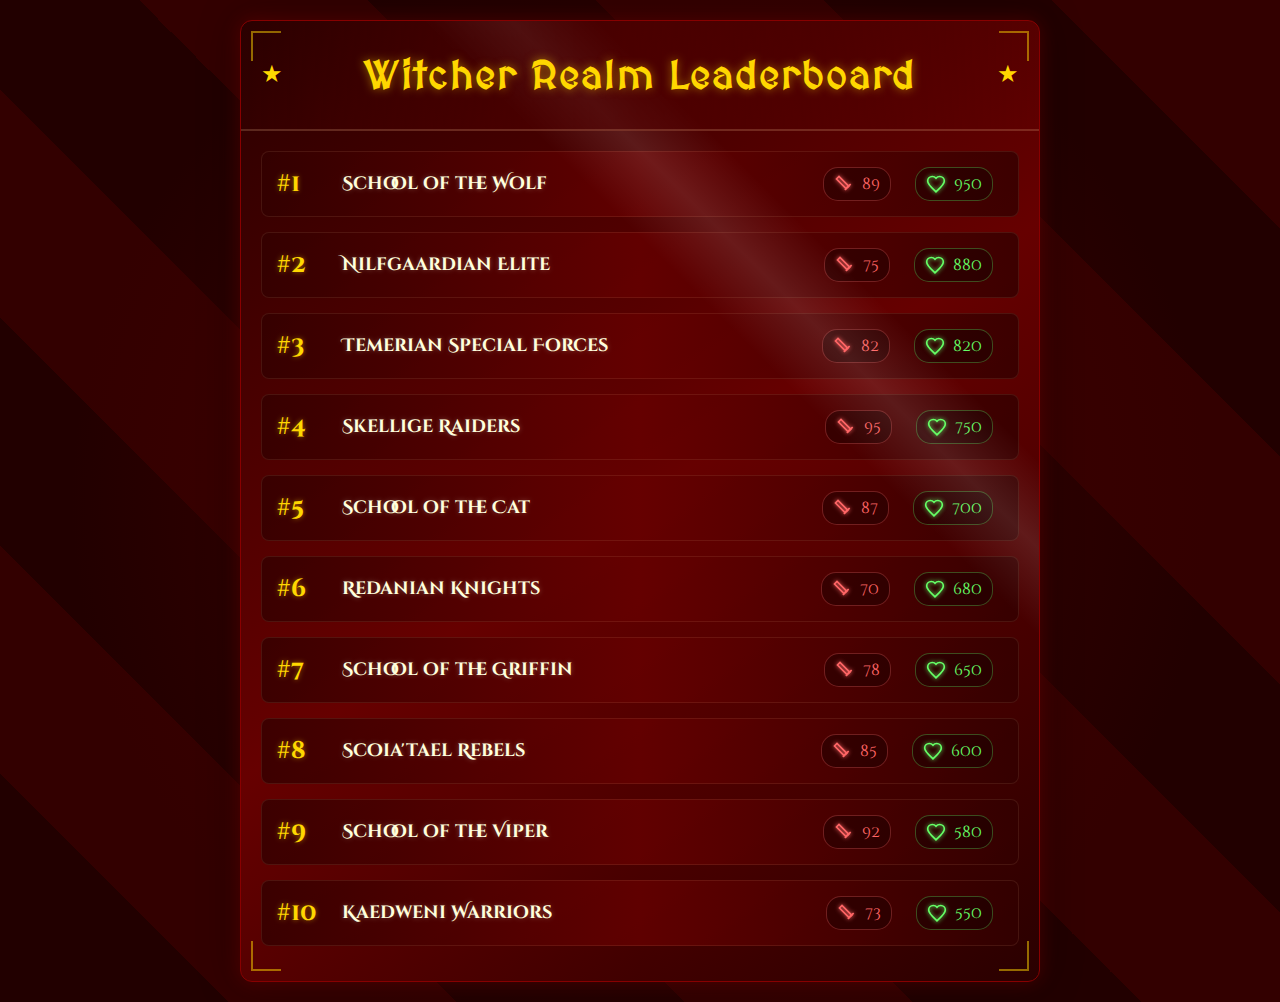
<file: index.html>
<!DOCTYPE html>
<html lang="en">
<head>
    <meta charset="UTF-8">
    <meta name="viewport" content="width=device-width, initial-scale=1.0">
    <title>Witcher Realm Leaderboard</title>
    <style>
        @import url('https://fonts.googleapis.com/css2?family=MedievalSharp&family=Cinzel+Decorative:wght@400;700&display=swap');

        * {
            margin: 0;
            padding: 0;
            box-sizing: border-box;
        }

        body {
            font-family: 'Cinzel Decorative', cursive;
            background-color: #0a0a0a;
            background-image: 
                radial-gradient(circle at center, #400 0%, transparent 70%),
                repeating-linear-gradient(45deg, #200 0%, #200 10%, #300 10%, #300 20%);
            color: #fff;
            min-height: 100vh;
            display: flex;
            justify-content: center;
            align-items: center;
            padding: 20px;
        }

        .card {
            background: linear-gradient(145deg, #2a0000 0%, #600 50%, #2a0000 100%);
            border-radius: 12px;
            width: 100%;
            max-width: 800px;
            box-shadow: 0 0 20px rgba(255, 0, 0, 0.2),
                        0 0 40px rgba(0, 0, 0, 0.4);
            position: relative;
            border: 1px solid #800;
            overflow: hidden;
        }

        .card::before {
            content: '';
            position: absolute;
            top: 0;
            left: 0;
            right: 0;
            bottom: 0;
            background-image: 
                linear-gradient(45deg, transparent 65%, rgba(255,255,255,0.1) 70%, transparent 75%);
            pointer-events: none;
        }

        .card-header {
            padding: 30px 20px;
            border-bottom: 2px solid rgba(255, 200, 150, 0.2);
            background: linear-gradient(to right, transparent, rgba(80, 0, 0, 0.6), transparent);
            position: relative;
        }

        .card-header::before,
        .card-header::after {
            content: '★';
            position: absolute;
            top: 50%;
            transform: translateY(-50%);
            color: #ffd700;
            font-size: 1.5rem;
        }

        .card-header::before { left: 20px; }
        .card-header::after { right: 20px; }

        .card-title {
            font-family: 'MedievalSharp', cursive;
            color: #ffd700;
            font-size: 2.5rem;
            text-align: center;
            text-shadow: 0 0 10px rgba(255, 215, 0, 0.5);
            letter-spacing: 2px;
        }

        .card-content {
            padding: 20px;
        }

        .team-row {
            display: flex;
            align-items: center;
            padding: 15px;
            background: linear-gradient(90deg, rgba(51, 0, 0, 0.8) 0%, rgba(102, 0, 0, 0.8) 50%, rgba(51, 0, 0, 0.8) 100%);
            margin-bottom: 15px;
            border-radius: 8px;
            transition: all 0.3s ease;
            border: 1px solid rgba(255, 200, 150, 0.1);
        }

        .team-row:hover {
            transform: translateX(5px);
            background: linear-gradient(90deg, rgba(102, 0, 0, 0.8) 0%, rgba(153, 0, 0, 0.8) 50%, rgba(102, 0, 0, 0.8) 100%);
            border-color: rgba(255, 200, 150, 0.3);
            box-shadow: -5px 0 15px rgba(255, 0, 0, 0.2);
        }

        .rank {
            width: 50px;
            font-size: 1.5rem;
            font-weight: bold;
            color: #ffd700;
            text-shadow: 0 0 5px rgba(255, 215, 0, 0.5);
        }

        .team-info {
            display: flex;
            align-items: center;
            flex: 1;
        }

        .team-name {
            margin-left: 15px;
            font-size: 1.1rem;
            font-weight: 600;
            color: #ffd;
            text-shadow: 0 0 5px rgba(255, 255, 221, 0.3);
        }

        .team-stats {
            display: flex;
            gap: 24px;
            margin-right: 10px;
        }

        .stat {
            display: flex;
            align-items: center;
            gap: 8px;
            padding: 5px 10px;
            border-radius: 15px;
            background: rgba(0, 0, 0, 0.3);
        }

        .stat-icon {
            width: 20px;
            height: 20px;
            filter: drop-shadow(0 0 2px currentColor);
        }

        .attack { 
            color: #ff6666;
            border: 1px solid rgba(255, 102, 102, 0.3);
        }

        .health { 
            color: #66ff66;
            border: 1px solid rgba(102, 255, 102, 0.3);
        }

        @media (max-width: 600px) {
            .card-title {
                font-size: 1.8rem;
            }

            .team-stats {
                flex-direction: column;
                gap: 8px;
            }

            .team-row {
                flex-wrap: wrap;
            }

            .team-info {
                margin-bottom: 10px;
            }
        }

        /* Decorative corners */
        .corner {
            position: absolute;
            width: 30px;
            height: 30px;
            border: 2px solid #ffd700;
            opacity: 0.5;
        }

        .top-left {
            top: 10px;
            left: 10px;
            border-right: none;
            border-bottom: none;
        }

        .top-right {
            top: 10px;
            right: 10px;
            border-left: none;
            border-bottom: none;
        }

        .bottom-left {
            bottom: 10px;
            left: 10px;
            border-right: none;
            border-top: none;
        }

        .bottom-right {
            bottom: 10px;
            right: 10px;
            border-left: none;
            border-top: none;
        }
    </style>
</head>
<body>
    <div class="card">
        <div class="corner top-left"></div>
        <div class="corner top-right"></div>
        <div class="corner bottom-left"></div>
        <div class="corner bottom-right"></div>
        <div class="card-header">
            <h1 class="card-title">Witcher Realm Leaderboard</h1>
        </div>
        <div class="card-content" id="leaderboard">
            <!-- Teams will be inserted here by JavaScript -->
        </div>
    </div>

    <script>
        const teams = [
            { name: "School of the Wolf", attack: 89, health: 950 },
            { name: "Nilfgaardian Elite", attack: 75, health: 880 },
            { name: "Temerian Special Forces", attack: 82, health: 820 },
            { name: "Skellige Raiders", attack: 95, health: 750 },
            { name: "School of the Cat", attack: 87, health: 700 },
            { name: "Redanian Knights", attack: 70, health: 680 },
            { name: "School of the Griffin", attack: 78, health: 650 },
            { name: "Scoia'tael Rebels", attack: 85, health: 600 },
            { name: "School of the Viper", attack: 92, health: 580 },
            { name: "Kaedweni Warriors", attack: 73, health: 550 }
        ].sort((a, b) => b.health - a.health);

        function createTeamRow(team, index) {
            return `
                <div class="team-row">
                    <div class="rank">#${index + 1}</div>
                    <div class="team-info">
                        <span class="team-name">${team.name}</span>
                    </div>
                    <div class="team-stats">
                        <div class="stat attack">
                            <svg class="stat-icon" viewBox="0 0 24 24" fill="none" stroke="currentColor" stroke-width="2">
                                <path d="M14.5 17.5L3 6l3-3 11.5 11.5-3 3z"/>
                                <path d="M13 19l6-6"/>
                                <path d="M16 16l4-4"/>
                            </svg>
                            <span>${team.attack}</span>
                        </div>
                        <div class="stat health">
                            <svg class="stat-icon" viewBox="0 0 24 24" fill="none" stroke="currentColor" stroke-width="2">
                                <path d="M12 21.35l-1.45-1.32C5.4 15.36 2 12.28 2 8.5 2 5.42 4.42 3 7.5 3c1.74 0 3.41.81 4.5 2.09C13.09 3.81 14.76 3 16.5 3 19.58 3 22 5.42 22 8.5c0 3.78-3.4 6.86-8.55 11.54L12 21.35z"/>
                            </svg>
                            <span>${team.health}</span>
                        </div>
                    </div>
                </div>
            `;
        }

        function renderLeaderboard() {
            const leaderboardElement = document.getElementById('leaderboard');
            leaderboardElement.innerHTML = teams.map((team, index) => 
                createTeamRow(team, index)
            ).join('');
        }

        // Initial render
        renderLeaderboard();
    </script>
</body>
</html>
</file>
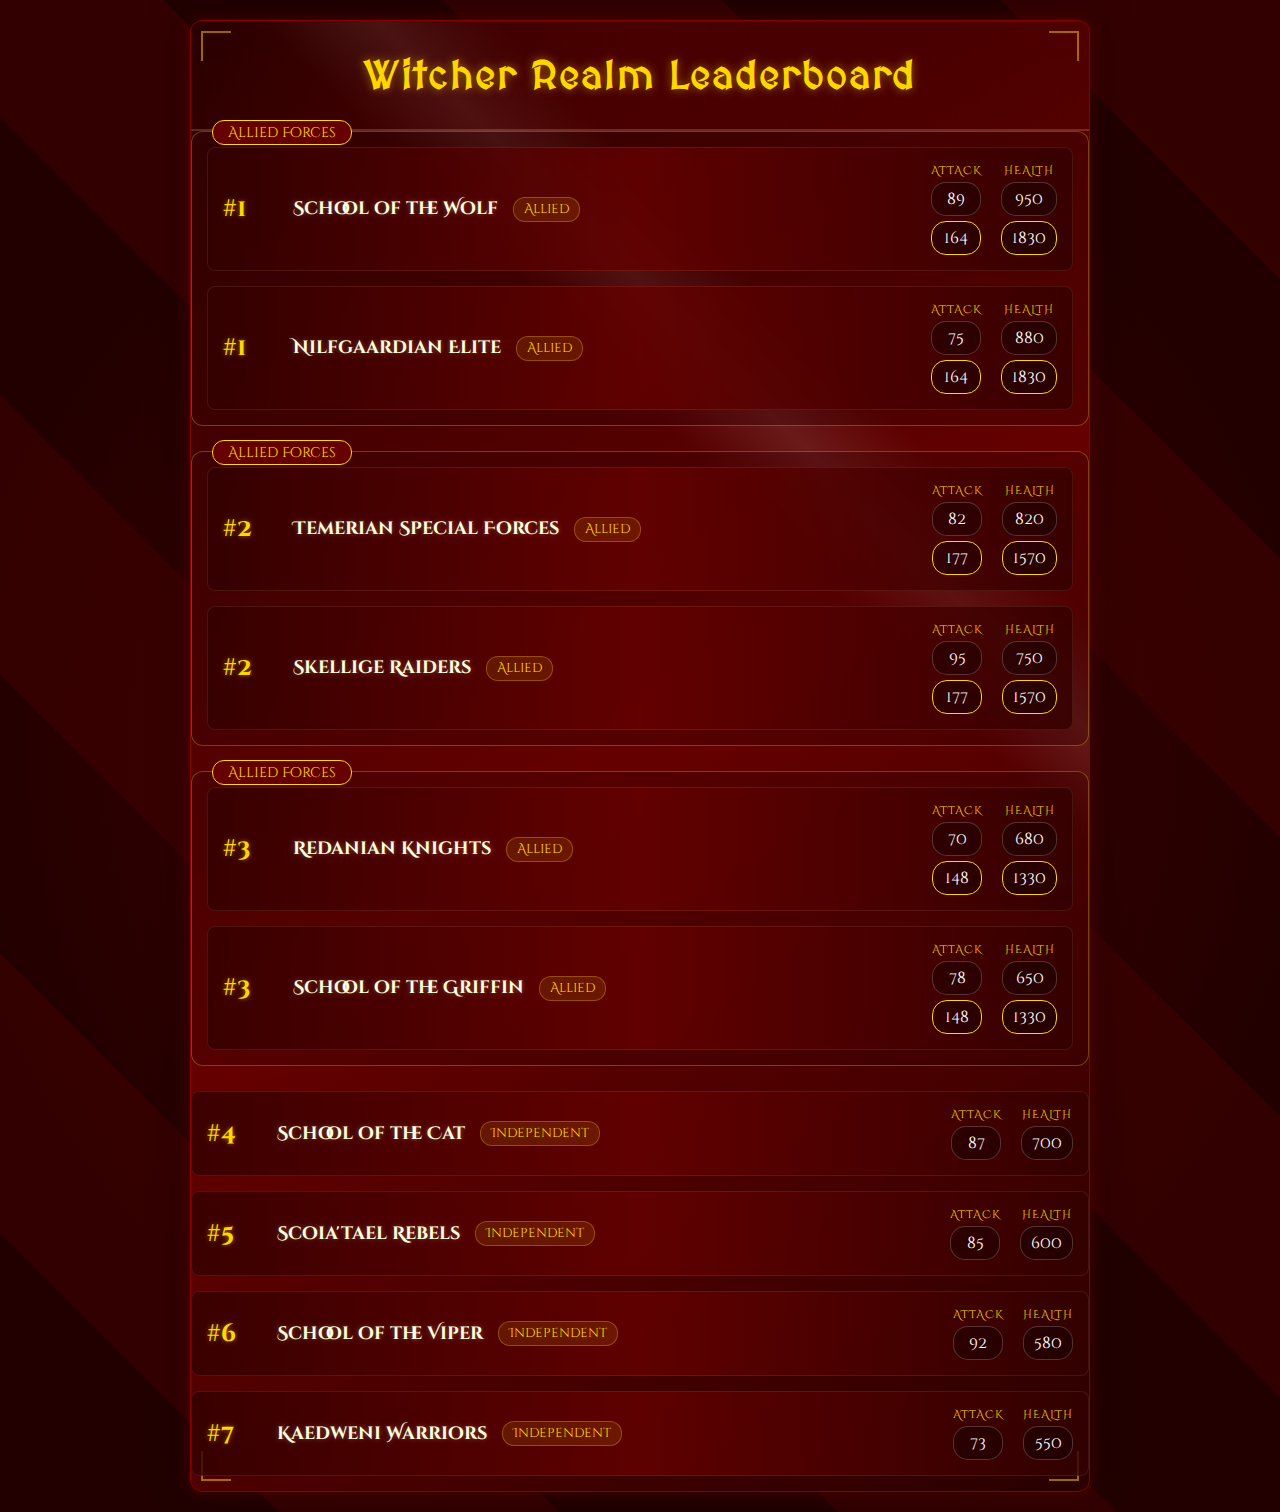
<file: ali.html>
<!DOCTYPE html>
<html lang="en">
<head>
    <meta charset="UTF-8">
    <meta name="viewport" content="width=device-width, initial-scale=1.0">
    <title>Witcher Realm Leaderboard</title>
    <style>
        /* Previous styles remain the same until team-row */
        @import url('https://fonts.googleapis.com/css2?family=MedievalSharp&family=Cinzel+Decorative:wght@400;700&display=swap');

        * {
            margin: 0;
            padding: 0;
            box-sizing: border-box;
        }

        body {
            font-family: 'Cinzel Decorative', cursive;
            background-color: #0a0a0a;
            background-image: 
                radial-gradient(circle at center, #400 0%, transparent 70%),
                repeating-linear-gradient(45deg, #200 0%, #200 10%, #300 10%, #300 20%);
            color: #fff;
            min-height: 100vh;
            display: flex;
            justify-content: center;
            align-items: center;
            padding: 20px;
        }

        .card {
            background: linear-gradient(145deg, #2a0000 0%, #600 50%, #2a0000 100%);
            border-radius: 12px;
            width: 100%;
            max-width: 900px;
            box-shadow: 0 0 20px rgba(255, 0, 0, 0.2),
                        0 0 40px rgba(0, 0, 0, 0.4);
            position: relative;
            border: 1px solid #800;
            overflow: hidden;
        }

        .card::before {
            content: '';
            position: absolute;
            top: 0;
            left: 0;
            right: 0;
            bottom: 0;
            background-image: 
                linear-gradient(45deg, transparent 65%, rgba(255,255,255,0.1) 70%, transparent 75%);
            pointer-events: none;
        }

        .card-header {
            padding: 30px 20px;
            border-bottom: 2px solid rgba(255, 200, 150, 0.2);
            background: linear-gradient(to right, transparent, rgba(80, 0, 0, 0.6), transparent);
            position: relative;
        }

        .card-title {
            font-family: 'MedievalSharp', cursive;
            color: #ffd700;
            font-size: 2.5rem;
            text-align: center;
            text-shadow: 0 0 10px rgba(255, 215, 0, 0.5);
            letter-spacing: 2px;
        }

        /* New alliance group styles */
        .alliance-group {
            margin-bottom: 25px;
            position: relative;
            border: 1px solid rgba(255, 215, 0, 0.3);
            border-radius: 12px;
            padding: 15px;
            background: rgba(51, 0, 0, 0.3);
        }

        .alliance-group::before {
            content: 'Allied Forces';
            position: absolute;
            top: -12px;
            left: 20px;
            background: #600;
            padding: 2px 15px;
            border-radius: 12px;
            font-size: 0.9rem;
            color: #ffd700;
            border: 1px solid #ffd700;
        }
        .team-row {
            display: grid;
            grid-template-columns: 60px minmax(200px, 2fr) repeat(2, 180px);
            gap: 20px;
            align-items: center;
            padding: 15px;
            background: linear-gradient(90deg, rgba(51, 0, 0, 0.8) 0%, rgba(102, 0, 0, 0.8) 50%, rgba(51, 0, 0, 0.8) 100%);
            margin-bottom: 15px;
            border-radius: 8px;
            transition: all 0.3s ease;
            border: 1px solid rgba(255, 200, 150, 0.1);
        }

        .team-info {
            display: flex;
            align-items: center;
            gap: 15px;
        }

        .team-stats {
            display: contents;
        }

        .stat {
            display: flex;
            align-items: center;
            gap: 8px;
            padding: 5px 10px;
            border-radius: 15px;
            background: rgba(0, 0, 0, 0.3);
            justify-content: center;
        }

        @media (max-width: 768px) {
            .team-row {
                grid-template-columns: 50px 1fr;
                gap: 10px;
            }

            .team-stats {
                grid-column: 1 / -1;
                display: flex;
                justify-content: space-around;
            }
        }

        .team-row {
            display: flex;
            align-items: center;
            padding: 15px;
            background: linear-gradient(90deg, rgba(51, 0, 0, 0.8) 0%, rgba(102, 0, 0, 0.8) 50%, rgba(51, 0, 0, 0.8) 100%);
            margin-bottom: 15px;
            border-radius: 8px;
            transition: all 0.3s ease;
            border: 1px solid rgba(255, 200, 150, 0.1);
            position: relative;
        }

        .alliance-group .team-row:last-child {
            margin-bottom: 0;
        }

        .team-row:hover {
            transform: translateX(5px);
            background: linear-gradient(90deg, rgba(102, 0, 0, 0.8) 0%, rgba(153, 0, 0, 0.8) 50%, rgba(102, 0, 0, 0.8) 100%);
            border-color: rgba(255, 200, 150, 0.3);
            box-shadow: -5px 0 15px rgba(255, 0, 0, 0.2);
        }

        .rank {
            width: 50px;
            font-size: 1.5rem;
            font-weight: bold;
            color: #ffd700;
            text-shadow: 0 0 5px rgba(255, 215, 0, 0.5);
        }

        .team-info {
            display: flex;
            align-items: center;
            flex: 1;
            gap: 15px;
        }

        .team-name {
            font-size: 1.1rem;
            font-weight: 600;
            color: #ffd;
            text-shadow: 0 0 5px rgba(255, 255, 221, 0.3);
        }
        .stats-container {
            display: flex;
            flex-direction: column;
            gap: 8px;
        }
        .stats-label {
            font-size: 0.7rem;
            color: #ffd700;
            text-transform: uppercase;
            letter-spacing: 1px;
            text-align: center;
            margin-bottom: -4px;
        }
        .alliance-stat {
            border: 1px solid #ffd700;
            background: rgba(255, 215, 0, 0.1);
        }

        .alliance-status {
            padding: 3px 10px;
            border-radius: 12px;
            font-size: 0.8rem;
            background: rgba(255, 215, 0, 0.1);
            border: 1px solid rgba(255, 215, 0, 0.3);
            color: #ffd700;
        }

        .team-stats {
            display: flex;
            gap: 24px;
            margin-right: 10px;
        }

        .stat {
            display: flex;
            align-items: center;
            gap: 8px;
            padding: 5px 10px;
            border-radius: 15px;
            background: rgba(0, 0, 0, 0.3);
            justify-content: center;
        }

        .stat-icon {
            width: 20px;
            height: 20px;
            filter: drop-shadow(0 0 2px currentColor);
        }
        .individual-stat {
            border: 1px solid rgba(255, 255, 255, 0.2);
        }
        .stats-group {
            display: flex;
            flex-direction: column;
            gap: 5px;
        }
        .attack { 
            color: #ff6666;
            border: 1px solid rgba(255, 102, 102, 0.3);
        }

        .health { 
            color: #66ff66;
            border: 1px solid rgba(102, 255, 102, 0.3);
        }

        /* Decorative elements */
        .corner {
            position: absolute;
            width: 30px;
            height: 30px;
            border: 2px solid #ffd700;
            opacity: 0.5;
        }

        .top-left {
            top: 10px;
            left: 10px;
            border-right: none;
            border-bottom: none;
        }

        .top-right {
            top: 10px;
            right: 10px;
            border-left: none;
            border-bottom: none;
        }

        .bottom-left {
            bottom: 10px;
            left: 10px;
            border-right: none;
            border-top: none;
        }

        .bottom-right {
            bottom: 10px;
            right: 10px;
            border-left: none;
            border-top: none;
        }
        
        @media (max-width: 900px) {
            .team-row {
                grid-template-columns: 50px 1fr;
                gap: 10px;
            }

            .stats-container {
                grid-column: 1 / -1;
                display: grid;
                grid-template-columns: repeat(2, 1fr);
                gap: 15px;
                margin-top: 10px;
            }
        }
        @media (max-width: 768px) {
            .card-title {
                font-size: 1.8rem;
            }

            .team-stats {
                flex-direction: column;
                gap: 8px;
            }

            .team-row {
                flex-wrap: wrap;
            }

            .team-info {
                margin-bottom: 10px;
                flex-wrap: wrap;
            }
        }
    </style>
</head>
<body>
    <div class="card">
        <div class="corner top-left"></div>
        <div class="corner top-right"></div>
        <div class="corner bottom-left"></div>
        <div class="corner bottom-right"></div>
        <div class="card-header">
            <h1 class="card-title">Witcher Realm Leaderboard</h1>
        </div>
        <div class="card-content" id="leaderboard">
            <!-- Teams will be inserted here by JavaScript -->
        </div>
    </div>

    <script>
    const teams = [
        { name: "School of the Wolf", attack: 89, health: 950, allianceId: 1 },
        { name: "Nilfgaardian Elite", attack: 75, health: 880, allianceId: 1 },
        { name: "Temerian Special Forces", attack: 82, health: 820, allianceId: 2 },
        { name: "Skellige Raiders", attack: 95, health: 750, allianceId: 2 },
        { name: "School of the Cat", attack: 87, health: 700, allianceId: null },
        { name: "Redanian Knights", attack: 70, health: 680, allianceId: 3 },
        { name: "School of the Griffin", attack: 78, health: 650, allianceId: 3 },
        { name: "Scoia'tael Rebels", attack: 85, health: 600, allianceId: null },
        { name: "School of the Viper", attack: 92, health: 580, allianceId: null },
        { name: "Kaedweni Warriors", attack: 73, health: 550, allianceId: null }
    ];

    function calculateAllianceStats(teams, allianceId) {
        const alliedTeams = teams.filter(t => t.allianceId === allianceId);
        return {
            totalHealth: alliedTeams.reduce((sum, t) => sum + t.health, 0),
            totalAttack: alliedTeams.reduce((sum, t) => sum + t.attack, 0),
            teams: alliedTeams
        };
    }

    function createTeamRow(team, index, allianceStats = null) {
        const displayHealth = allianceStats ? allianceStats.totalHealth : team.health;
        const displayAttack = allianceStats ? allianceStats.totalAttack : team.attack;

        return `
            <div class="team-row">
                <div class="rank">#${index}</div>
                <div class="team-info">
                    <span class="team-name">${team.name}</span>
                    <span class="alliance-status">
                        ${team.allianceId ? 'Allied' : 'Independent'}
                    </span>
                </div>
                <div class="stats-container">
                    <div class="stats-label">Attack</div>
                    <div class="stats-group">
                        <div class="stat individual-stat">${team.attack}</div>
                        ${team.allianceId ? `<div class="stat alliance-stat">${displayAttack}</div>` : ''}
                    </div>
                </div>
                <div class="stats-container">
                    <div class="stats-label">Health</div>
                    <div class="stats-group">
                        <div class="stat individual-stat">${team.health}</div>
                        ${team.allianceId ? `<div class="stat alliance-stat">${displayHealth}</div>` : ''}
                    </div>
                </div>
            </div>
        `;
    }

    function renderLeaderboard() {
        const leaderboardElement = document.getElementById('leaderboard');
        let html = '';
        let currentIndex = 1;

        // Get unique alliance IDs
        const alliances = [...new Set(teams.filter(t => t.allianceId !== null).map(t => t.allianceId))];
        
        // Calculate and sort alliances by total health
        const sortedAlliances = alliances
            .map(id => ({
                id,
                ...calculateAllianceStats(teams, id)
            }))
            .sort((a, b) => b.totalHealth - a.totalHealth);

        // Independent teams
        const independentTeams = teams
            .filter(t => t.allianceId === null)
            .sort((a, b) => b.health - a.health);

        // Combine and sort all entries
        const allEntries = [
            ...sortedAlliances.map(alliance => ({
                type: 'alliance',
                health: alliance.totalHealth,
                data: alliance
            })),
            ...independentTeams.map(team => ({
                type: 'independent',
                health: team.health,
                data: team
            }))
        ].sort((a, b) => b.health - a.health);

        // Render all entries in order
        allEntries.forEach(entry => {
            if (entry.type === 'alliance') {
                html += '<div class="alliance-group">';
                entry.data.teams.forEach(team => {
                    html += createTeamRow(team, currentIndex, entry.data);
                });
                html += '</div>';
                currentIndex++;
            } else {
                html += createTeamRow(entry.data, currentIndex);
                currentIndex++;
            }
        });

        leaderboardElement.innerHTML = html;
    }

    renderLeaderboard();
</script>
</body>
</html>
</file>
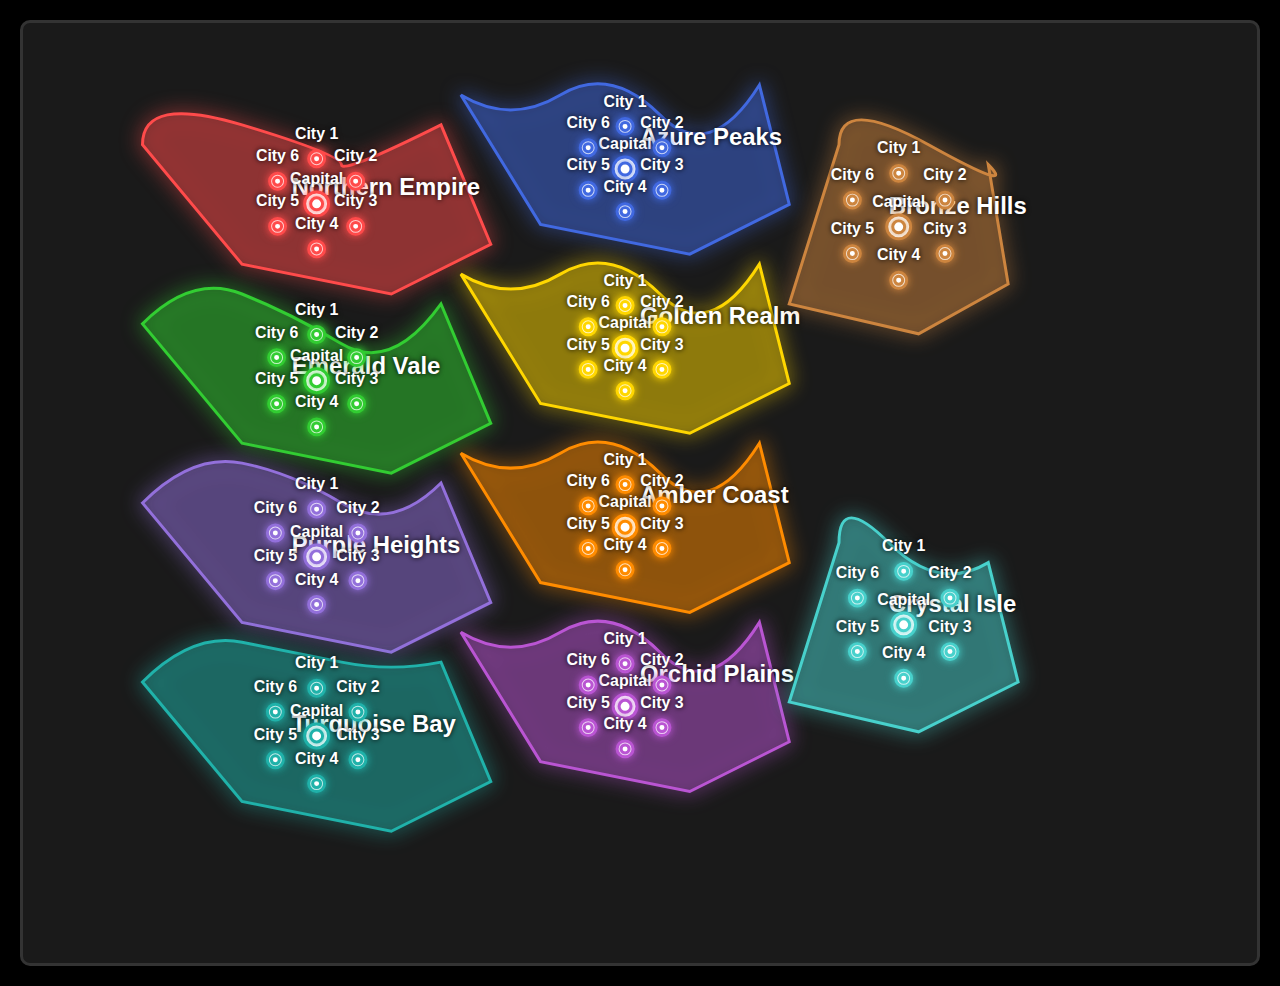
<file: map.html>
<!DOCTYPE html>
<html>
<head>
    <style>
        body {
            margin: 0;
            padding: 20px;
            background: #000;
            display: flex;
            justify-content: center;
            align-items: center;
            min-height: 100vh;
            font-family: 'Arial', sans-serif;
        }
        .map-container {
            width: 1200px;
            height: 900px;
            background: #1a1a1a;
            border: 3px solid #333;
            border-radius: 10px;
            box-shadow: 0 0 50px rgba(0, 0, 0, 0.5);
            padding: 20px;
        }
        .kingdom {
            fill: currentColor;
            fill-opacity: 0.3;
            stroke: currentColor;
            stroke-width: 3;
            transition: all 0.3s;
            filter: drop-shadow(0 0 10px currentColor);
        }
        .kingdom:hover {
            fill-opacity: 0.4;
            filter: drop-shadow(0 0 15px currentColor);
        }
        .city {
            cursor: pointer;
            transition: all 0.5s ease-out;
        }
        .city circle {
            fill: #fff;
            stroke: currentColor;
            stroke-width: 3;
            filter: drop-shadow(0 0 5px currentColor);
        }
        .city-center {
            fill: currentColor;
        }
        .city text {
            font-size: 16px;
            fill: #fff;
            text-anchor: middle;
            font-weight: bold;
            pointer-events: none;
            text-shadow: 0 0 5px #000;
        }
        .city:hover circle {
            transform: scale(1.3);
            filter: drop-shadow(0 0 10px currentColor);
        }
        .removing {
            opacity: 0;
            transform: scale(0);
        }
        .kingdom-name {
            font-size: 24px;
            fill: #fff;
            font-weight: bold;
            text-shadow: 0 0 5px #000;
        }
    </style>
</head>
<body>
    <div class="map-container">
        <svg width="100%" height="100%" viewBox="0 0 1200 900">
            <!-- Kingdoms with distinct colors -->
            <g id="kingdoms">
                <g style="color: #FF4B4B">
                    <path class="kingdom" d="M100,100 Q100,50 200,80 T300,120 T400,80 L450,200 L350,250 L200,220 Z"/>
                    <text x="250" y="150" class="kingdom-name">Northern Empire</text>
                </g>
                <g style="color: #4169E1">
                    <path class="kingdom" d="M420,50 Q470,80 520,50 T620,70 T720,40 L750,160 L650,210 L500,180 Z"/>
                    <text x="600" y="100" class="kingdom-name">Azure Peaks</text>
                </g>
                <g style="color: #32CD32">
                    <path class="kingdom" d="M100,280 Q150,230 200,250 T300,300 T400,260 L450,380 L350,430 L200,400 Z"/>
                    <text x="250" y="330" class="kingdom-name">Emerald Vale</text>
                </g>
                <g style="color: #FFD700">
                    <path class="kingdom" d="M420,230 Q470,260 520,230 T620,250 T720,220 L750,340 L650,390 L500,360 Z"/>
                    <text x="600" y="280" class="kingdom-name">Golden Realm</text>
                </g>
                <g style="color: #9370DB">
                    <path class="kingdom" d="M100,460 Q150,410 200,420 T300,460 T400,440 L450,560 L350,610 L200,580 Z"/>
                    <text x="250" y="510" class="kingdom-name">Purple Heights</text>
                </g>
                <g style="color: #FF8C00">
                    <path class="kingdom" d="M420,410 Q470,440 520,410 T620,430 T720,400 L750,520 L650,570 L500,540 Z"/>
                    <text x="600" y="460" class="kingdom-name">Amber Coast</text>
                </g>
                <g style="color: #20B2AA">
                    <path class="kingdom" d="M100,640 Q150,590 200,600 T300,620 T400,620 L450,740 L350,790 L200,760 Z"/>
                    <text x="250" y="690" class="kingdom-name">Turquoise Bay</text>
                </g>
                <g style="color: #BA55D3">
                    <path class="kingdom" d="M420,590 Q470,620 520,590 T620,610 T720,580 L750,700 L650,750 L500,720 Z"/>
                    <text x="600" y="640" class="kingdom-name">Orchid Plains</text>
                </g>
                <g style="color: #CD853F">
                    <path class="kingdom" d="M800,100 Q800,50 890,100 T950,120 L970,240 L880,290 L750,260 Z"/>
                    <text x="850" y="170" class="kingdom-name">Bronze Hills</text>
                </g>
                <g style="color: #48D1CC">
                    <path class="kingdom" d="M800,500 Q800,450 850,500 T950,520 L980,640 L880,690 L750,660 Z"/>
                    <text x="850" y="570" class="kingdom-name">Crystal Isle</text>
                </g>
            </g>
        </svg>
    </div>

    <script>
        function createFixedCities() {
            const svg = document.querySelector('svg');
            const kingdoms = document.querySelectorAll('[style*="color"]');
            
            kingdoms.forEach((kingdom) => {
                const bbox = kingdom.querySelector('.kingdom').getBBox();
                const color = kingdom.style.color;
                
                // Fixed positions relative to kingdom center
                const centerX = bbox.x + bbox.width / 2;
                const centerY = bbox.y + bbox.height / 2;
                const radius = Math.min(bbox.width, bbox.height) * 0.25;
                
                // Define fixed positions for 6 cities
                const positions = [
                    [0, 0],           // Center (Capital)
                    [0, -1],          // North
                    [0.866, -0.5],    // Northeast
                    [0.866, 0.5],     // Southeast
                    [0, 1],           // South
                    [-0.866, 0.5],    // Southwest
                    [-0.866, -0.5],   // Northwest
                ];

                positions.forEach((pos, i) => {
                    const x = centerX + pos[0] * radius;
                    const y = centerY + pos[1] * radius;
                    
                    const cityGroup = document.createElementNS("http://www.w3.org/2000/svg", "g");
                    cityGroup.classList.add('city');
                    cityGroup.style.color = color;
                    
                    const circle = document.createElementNS("http://www.w3.org/2000/svg", "circle");
                    circle.setAttribute('cx', x);
                    circle.setAttribute('cy', y);
                    circle.setAttribute('r', i === 0 ? '12' : '8');
                    
                    const centerDot = document.createElementNS("http://www.w3.org/2000/svg", "circle");
                    centerDot.setAttribute('cx', x);
                    centerDot.setAttribute('cy', y);
                    centerDot.setAttribute('r', i === 0 ? '6' : '4');
                    centerDot.classList.add('city-center');
                    
                    const text = document.createElementNS("http://www.w3.org/2000/svg", "text");
                    text.setAttribute('x', x);
                    text.setAttribute('y', y - 20);
                    text.textContent = i === 0 ? 'Capital' : `City ${i}`;
                    
                    cityGroup.appendChild(circle);
                    cityGroup.appendChild(centerDot);
                    cityGroup.appendChild(text);
                    
                    cityGroup.addEventListener('click', function() {
                        cityGroup.classList.add('removing');
                        setTimeout(() => {
                            cityGroup.remove();
                        }, 500);
                    });
                    
                    svg.appendChild(cityGroup);
                });
            });
        }

        createFixedCities();
    </script>
</body>
</html>
</file>
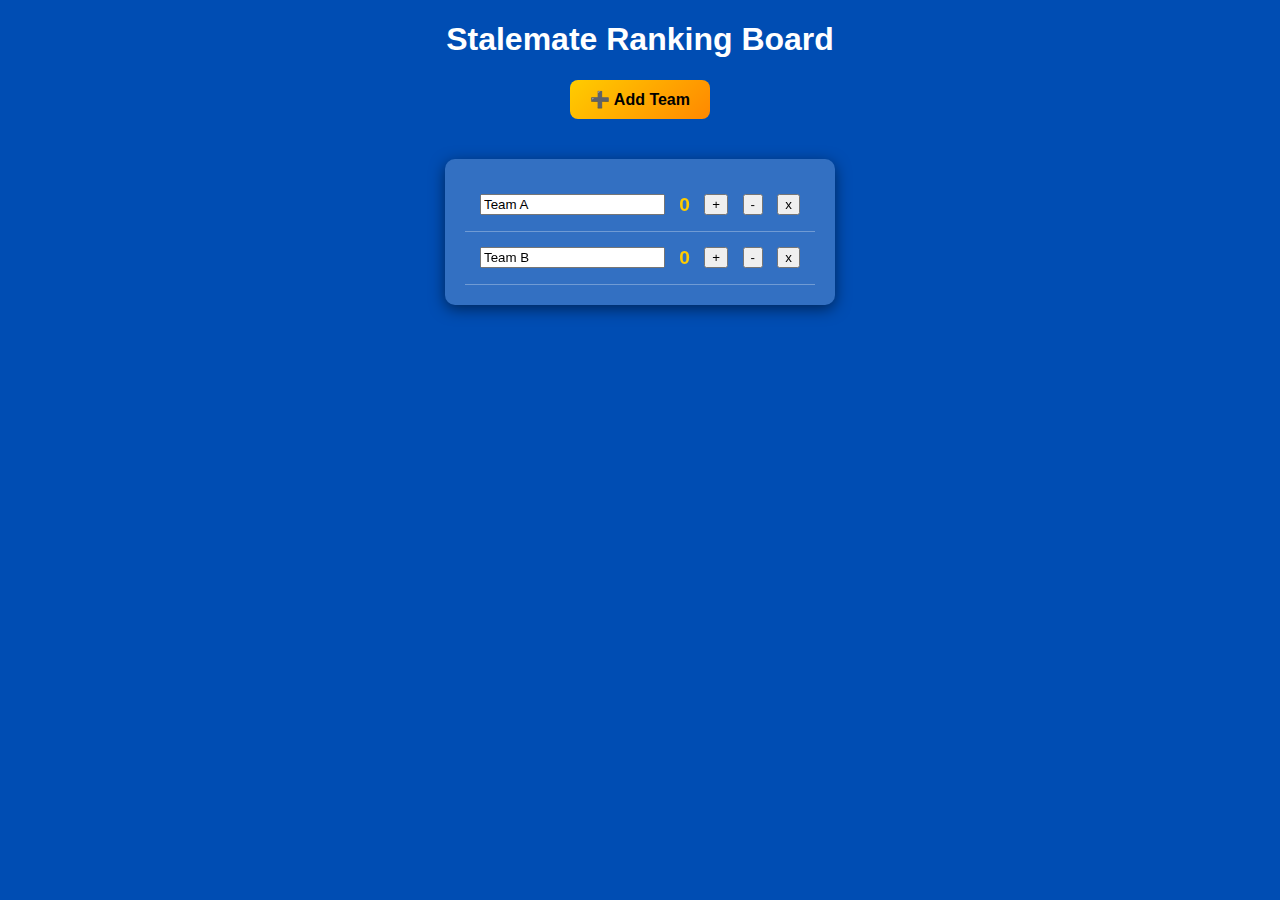
<file: stalmate.html>
<!DOCTYPE html>
<html lang="en">
<head>
    <meta charset="UTF-8">
    <meta name="viewport" content="width=device-width, initial-scale=1.0">
    <title>Stalemate Ranking Board</title>
    <link rel="stylesheet" href="stalmate.css">
</head>
<body>
      <h1 class="title">Stalemate Ranking Board</h1>
    <div class="controls">
        <button class="control-button" onclick="addTeam()">➕ Add Team</button>
        <!-- <button class="control-button sync" onclick="update()">🔄 Update</button> -->
    </div>
    <div class="leaderboard" id="leaderboard"></div>
    <script src="stalmate.js"></script>
</body>
</html>
</file>
<file: stalmate.css>
body {
    font-family: Arial, sans-serif;
    display: flex;
    flex-direction: column;
    align-items: center;
    background-color: #004db3;
    /* background: url('background.jpg') no-repeat center center fixed; */
    background-size: cover;
    color: white;
    margin: 0;
    padding: 0;
}

.leaderboard {
    background: rgba(255, 255, 255, 0.2);
    padding: 20px;
    border-radius: 10px;
    box-shadow: 0 4px 15px rgba(0, 0, 0, 0.5);
    backdrop-filter: blur(15px);
    width: 350px;
    text-align: center;
    transition: transform 0.3s ease-in-out;
    margin-top: 20px;
}

.controls {
    margin-bottom: 20px;
    display: flex;
    gap: 10px;
}

.control-button {
    background: linear-gradient(135deg, #ffcc00, #ff8800);
    color: black;
    border: none;
    padding: 10px 20px;
    cursor: pointer;
    border-radius: 8px;
    font-size: 1em;
    font-weight: bold;
    transition: transform 0.2s, background 0.3s;
}

.control-button:hover {
    background: linear-gradient(135deg, #e6b800, #e67300);
    transform: scale(1.05);
}

.control-button.sync {
    background: linear-gradient(135deg, #00ccff, #0066ff);
    color: white;
}

.control-button.sync:hover {
    background: linear-gradient(135deg, #00a3cc, #004db3);
}

.team {
    display: flex;
    justify-content: space-between;
    align-items: center;
    padding: 15px;
    border-bottom: 1px solid rgba(255, 255, 255, 0.3);
    font-size: 1.2em;
    transition: transform 0.5s ease-in-out;
}

.team.up {
    animation: riseUp 0.5s ease-in-out;
}

@keyframes riseUp {
    from { transform: translateY(10px); opacity: 0.5; }
    to { transform: translateY(0); opacity: 1; }
}

.score {
    font-weight: bold;
    color: #ffcc00;
    transition: transform 0.2s;
}

.button {
    background: #ffcc00;
    color: black;
    border: none;
    padding: 5px 10px;
    cursor: pointer;
    border-radius: 5px;
    transition: background 0.3s;
}

.button:hover {
    background: #e6b800;
}

/* Media Queries for Responsiveness */

@media (max-width: 768px) {
    .title{
        font-size: larger;
    }
    .leaderboard {
        width: 90%;
        padding: 15px;
    }

    .control-button {
        padding: 8px 16px;
        font-size: 0.9em;
    }

    .team {
        font-size: 1em;
        padding: 10px;
    }
}

@media (max-width: 480px) {
    body {
        padding: 10px;
    }

    .controls {
        flex-direction: column;
        gap: 15px;
    }

    .control-button {
        width: 100%;
        padding: 12px;
        font-size: 1.1em;
    }

    .leaderboard {
        width: 100%;
        margin-top: 15px;
    }

    .team {
        font-size: 1em;
        padding: 8px;
    }

    .score {
        font-size: 1em;
    }
}
</file>
